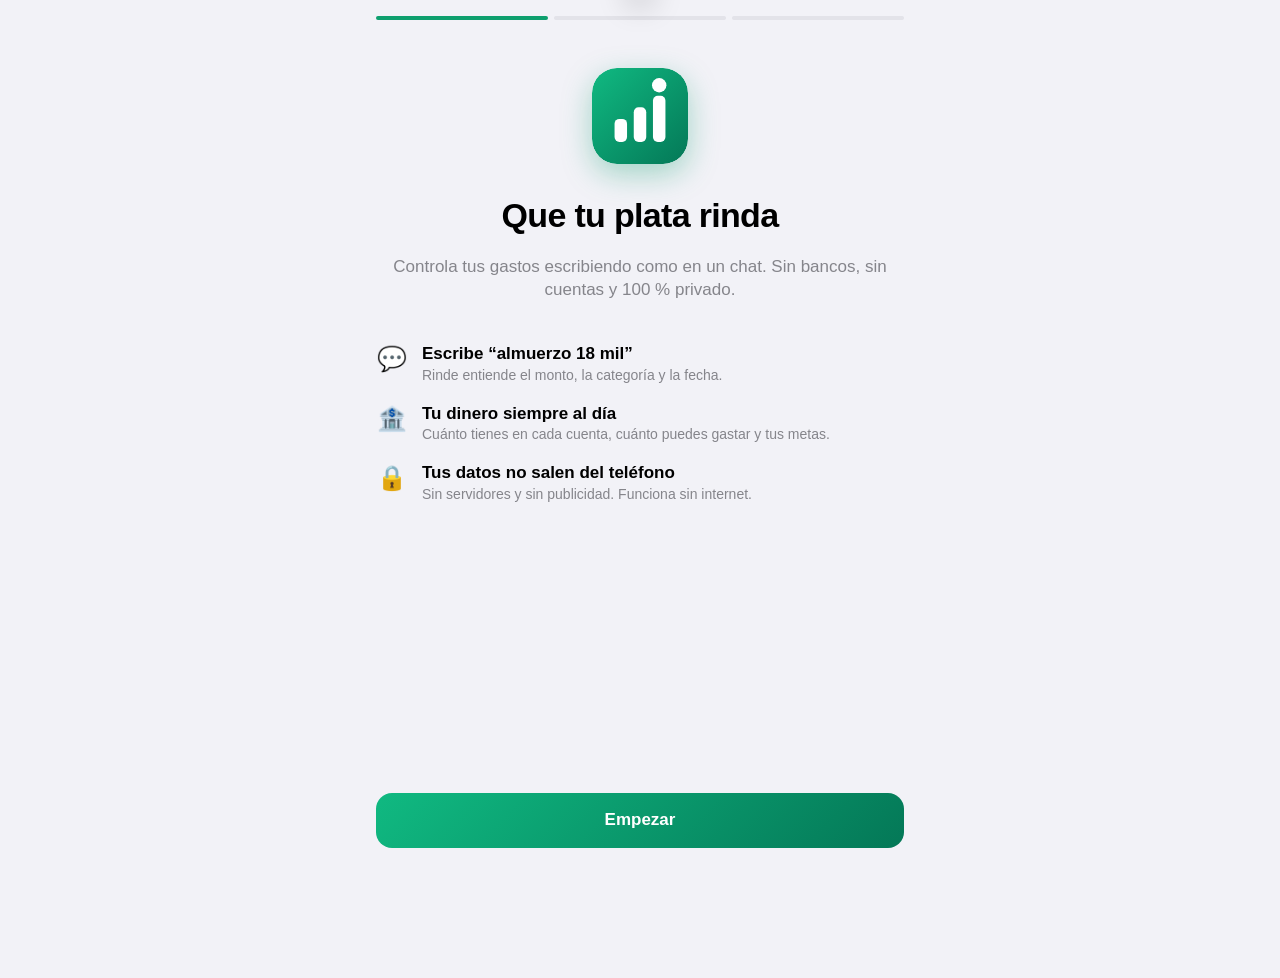
<file: index.html>
<!DOCTYPE html>
<html lang="es">
<head>
<meta charset="utf-8">
<meta name="viewport" content="width=device-width, initial-scale=1, viewport-fit=cover">
<title>Rinde</title>
<meta name="description" content="Rinde: controla tus gastos escribiendo como en un chat. Presupuestos, metas y 100 % privado.">
<meta name="theme-color" content="#F2F2F7">
<meta name="apple-mobile-web-app-capable" content="yes">
<meta name="mobile-web-app-capable" content="yes">
<meta name="apple-mobile-web-app-title" content="Rinde">
<meta name="apple-mobile-web-app-status-bar-style" content="default">
<meta name="format-detection" content="telephone=no">
<link rel="manifest" href="manifest.webmanifest">
<link rel="icon" href="icons/icon-192.png" type="image/png">
<link rel="apple-touch-icon" href="icons/apple-touch-icon.png">
<link rel="stylesheet" href="styles.css">
<script>
  // Tema antes de pintar, para evitar el destello blanco en modo oscuro.
  try {
    const t = (JSON.parse(localStorage.getItem('rinde.v1') || '{}').settings || {}).theme || 'auto';
    if (t === 'dark' || (t === 'auto' && matchMedia('(prefers-color-scheme: dark)').matches)) document.documentElement.classList.add('dark');
  } catch (e) {}
</script>
</head>
<body>
<div id="app">
  <main id="main"></main>
  <nav id="tabbar" hidden></nav>
</div>
<div id="sheets"></div>
<div id="toast" role="status" aria-live="polite"></div>
<noscript><p style="padding:24px">Rinde necesita JavaScript para funcionar.</p></noscript>
<script type="module" src="js/app.js"></script>
<script>
  // Si el navegador es muy antiguo y el módulo no carga, avisar.
  setTimeout(function () {
    if (!document.getElementById('main').innerHTML.trim()) {
      document.getElementById('main').innerHTML = '<p style="padding:32px 8px">Rinde necesita iOS 16.4 o superior (o un navegador actualizado).</p>';
    }
  }, 4000);
</script>
</body>
</html>
</file>
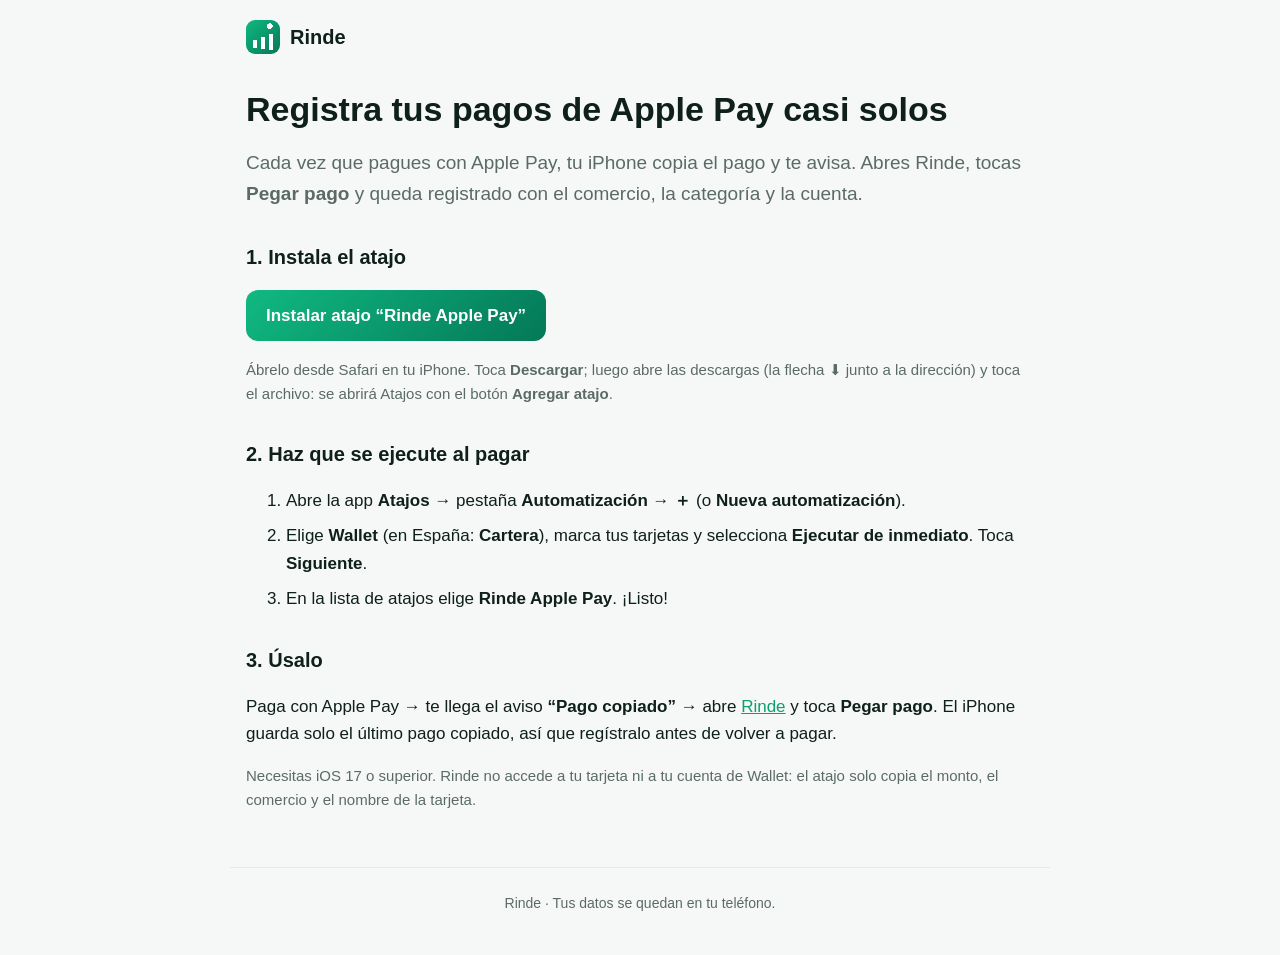
<file: atajo.html>
<!DOCTYPE html>
<html lang="es">
<head>
<meta charset="utf-8">
<meta name="viewport" content="width=device-width, initial-scale=1">
<title>Atajo de Apple Pay · Rinde</title>
<meta name="description" content="Instala el atajo de Rinde para registrar tus pagos con Apple Pay casi solos.">
<link rel="stylesheet" href="estilo.css">
</head>
<body>
<header class="top"><a href="./" class="brand"><span class="logo"></span>Rinde</a></header>
<main class="doc">
<h1>Registra tus pagos de Apple Pay casi solos</h1>
<p class="lead">Cada vez que pagues con Apple Pay, tu iPhone copia el pago y te avisa. Abres Rinde, tocas <strong>Pegar pago</strong> y queda registrado con el comercio, la categoría y la cuenta.</p>

<h2>1. Instala el atajo</h2>
<p><a class="btn" href="atajo/Rinde%20Apple%20Pay.shortcut" download="Rinde Apple Pay.shortcut">Instalar atajo “Rinde Apple Pay”</a></p>
<p class="muted">Ábrelo desde Safari en tu iPhone. Toca <b>Descargar</b>; luego abre las descargas (la flecha ⬇︎ junto a la dirección) y toca el archivo: se abrirá Atajos con el botón <b>Agregar atajo</b>.</p>

<h2>2. Haz que se ejecute al pagar</h2>
<ol>
<li>Abre la app <b>Atajos</b> → pestaña <b>Automatización</b> → <b>＋</b> (o <b>Nueva automatización</b>).</li>
<li>Elige <b>Wallet</b> (en España: <b>Cartera</b>), marca tus tarjetas y selecciona <b>Ejecutar de inmediato</b>. Toca <b>Siguiente</b>.</li>
<li>En la lista de atajos elige <b>Rinde Apple Pay</b>. ¡Listo!</li>
</ol>

<h2>3. Úsalo</h2>
<p>Paga con Apple Pay → te llega el aviso <b>“Pago copiado”</b> → abre <a href="./">Rinde</a> y toca <b>Pegar pago</b>. El iPhone guarda solo el último pago copiado, así que regístralo antes de volver a pagar.</p>

<p class="muted">Necesitas iOS 17 o superior. Rinde no accede a tu tarjeta ni a tu cuenta de Wallet: el atajo solo copia el monto, el comercio y el nombre de la tarjeta.</p>
</main>
<footer class="foot">Rinde · Tus datos se quedan en tu teléfono.</footer>
</body>
</html>
</file>
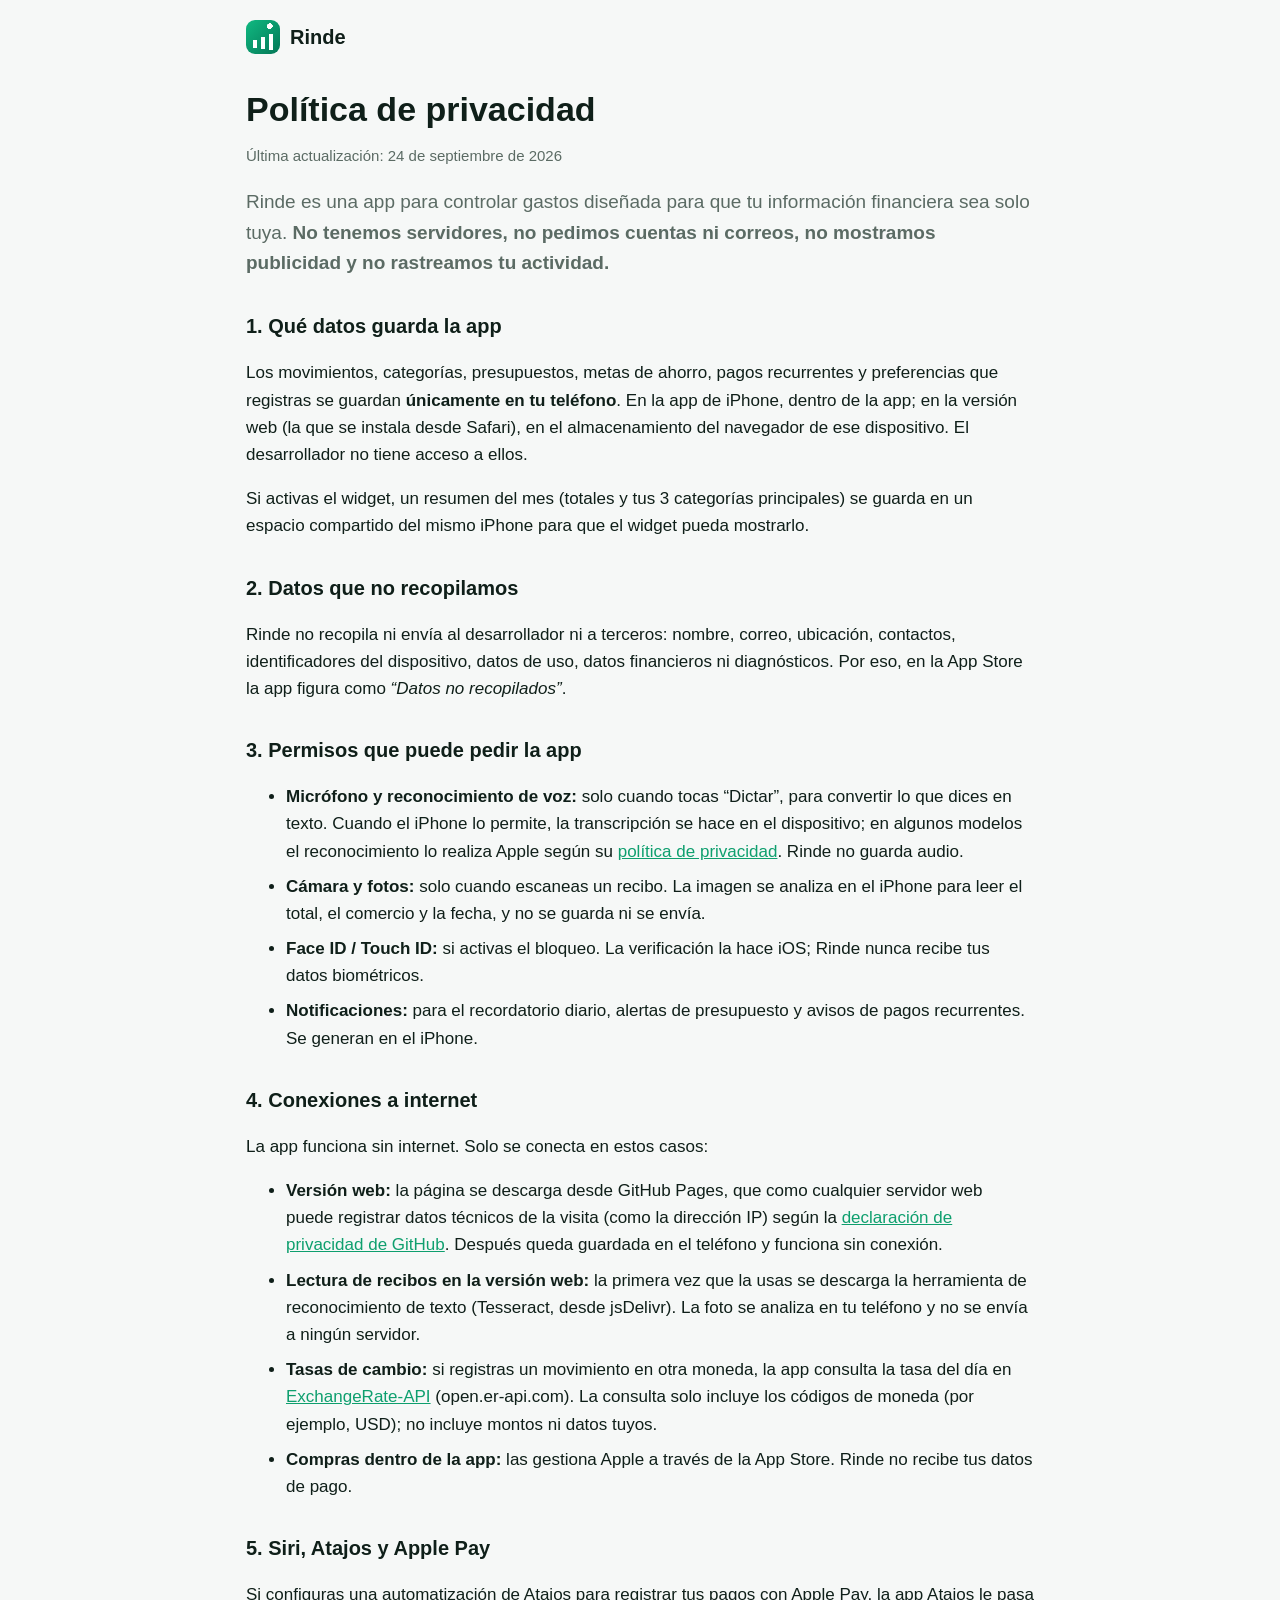
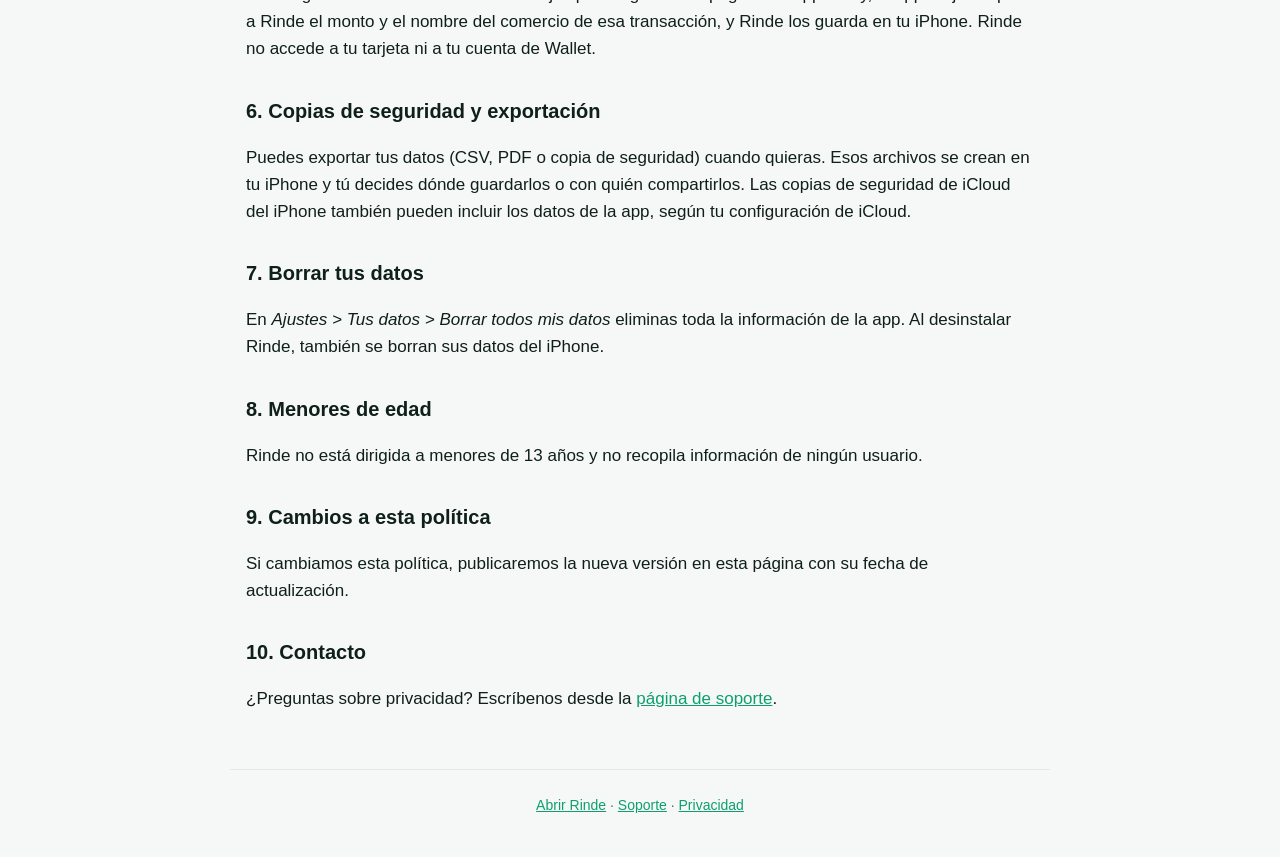
<file: privacidad.html>
<!DOCTYPE html>
<html lang="es">
<head>
<meta charset="utf-8">
<meta name="viewport" content="width=device-width, initial-scale=1">
<title>Política de privacidad · Rinde</title>
<meta name="description" content="Cómo Rinde protege tu información: tus datos se guardan solo en tu iPhone.">
<link rel="stylesheet" href="estilo.css">
</head>
<body>
<header class="top"><a href="./" class="brand"><span class="logo"></span>Rinde</a></header>
<main class="doc">
<h1>Política de privacidad</h1>
<p class="muted">Última actualización: 24 de septiembre de 2026</p>

<p class="lead">Rinde es una app para controlar gastos diseñada para que tu información financiera sea solo tuya. <strong>No tenemos servidores, no pedimos cuentas ni correos, no mostramos publicidad y no rastreamos tu actividad.</strong></p>

<h2>1. Qué datos guarda la app</h2>
<p>Los movimientos, categorías, presupuestos, metas de ahorro, pagos recurrentes y preferencias que registras se guardan <strong>únicamente en tu teléfono</strong>. En la app de iPhone, dentro de la app; en la versión web (la que se instala desde Safari), en el almacenamiento del navegador de ese dispositivo. El desarrollador no tiene acceso a ellos.</p>
<p>Si activas el widget, un resumen del mes (totales y tus 3 categorías principales) se guarda en un espacio compartido del mismo iPhone para que el widget pueda mostrarlo.</p>

<h2>2. Datos que no recopilamos</h2>
<p>Rinde no recopila ni envía al desarrollador ni a terceros: nombre, correo, ubicación, contactos, identificadores del dispositivo, datos de uso, datos financieros ni diagnósticos. Por eso, en la App Store la app figura como <em>“Datos no recopilados”</em>.</p>

<h2>3. Permisos que puede pedir la app</h2>
<ul>
<li><strong>Micrófono y reconocimiento de voz:</strong> solo cuando tocas “Dictar”, para convertir lo que dices en texto. Cuando el iPhone lo permite, la transcripción se hace en el dispositivo; en algunos modelos el reconocimiento lo realiza Apple según su <a href="https://www.apple.com/legal/privacy/">política de privacidad</a>. Rinde no guarda audio.</li>
<li><strong>Cámara y fotos:</strong> solo cuando escaneas un recibo. La imagen se analiza en el iPhone para leer el total, el comercio y la fecha, y no se guarda ni se envía.</li>
<li><strong>Face ID / Touch ID:</strong> si activas el bloqueo. La verificación la hace iOS; Rinde nunca recibe tus datos biométricos.</li>
<li><strong>Notificaciones:</strong> para el recordatorio diario, alertas de presupuesto y avisos de pagos recurrentes. Se generan en el iPhone.</li>
</ul>

<h2>4. Conexiones a internet</h2>
<p>La app funciona sin internet. Solo se conecta en estos casos:</p>
<ul>
<li><strong>Versión web:</strong> la página se descarga desde GitHub Pages, que como cualquier servidor web puede registrar datos técnicos de la visita (como la dirección IP) según la <a href="https://docs.github.com/es/site-policy/privacy-policies/github-general-privacy-statement">declaración de privacidad de GitHub</a>. Después queda guardada en el teléfono y funciona sin conexión.</li>
<li><strong>Lectura de recibos en la versión web:</strong> la primera vez que la usas se descarga la herramienta de reconocimiento de texto (Tesseract, desde jsDelivr). La foto se analiza en tu teléfono y no se envía a ningún servidor.</li>
<li><strong>Tasas de cambio:</strong> si registras un movimiento en otra moneda, la app consulta la tasa del día en <a href="https://www.exchangerate-api.com">ExchangeRate-API</a> (open.er-api.com). La consulta solo incluye los códigos de moneda (por ejemplo, USD); no incluye montos ni datos tuyos.</li>
<li><strong>Compras dentro de la app:</strong> las gestiona Apple a través de la App Store. Rinde no recibe tus datos de pago.</li>
</ul>

<h2>5. Siri, Atajos y Apple Pay</h2>
<p>Si configuras una automatización de Atajos para registrar tus pagos con Apple Pay, la app Atajos le pasa a Rinde el monto y el nombre del comercio de esa transacción, y Rinde los guarda en tu iPhone. Rinde no accede a tu tarjeta ni a tu cuenta de Wallet.</p>

<h2>6. Copias de seguridad y exportación</h2>
<p>Puedes exportar tus datos (CSV, PDF o copia de seguridad) cuando quieras. Esos archivos se crean en tu iPhone y tú decides dónde guardarlos o con quién compartirlos. Las copias de seguridad de iCloud del iPhone también pueden incluir los datos de la app, según tu configuración de iCloud.</p>

<h2>7. Borrar tus datos</h2>
<p>En <em>Ajustes &gt; Tus datos &gt; Borrar todos mis datos</em> eliminas toda la información de la app. Al desinstalar Rinde, también se borran sus datos del iPhone.</p>

<h2>8. Menores de edad</h2>
<p>Rinde no está dirigida a menores de 13 años y no recopila información de ningún usuario.</p>

<h2>9. Cambios a esta política</h2>
<p>Si cambiamos esta política, publicaremos la nueva versión en esta página con su fecha de actualización.</p>

<h2>10. Contacto</h2>
<p>¿Preguntas sobre privacidad? Escríbenos desde la <a href="soporte.html">página de soporte</a>.</p>
</main>
<footer class="foot"><a href="./">Abrir Rinde</a> · <a href="soporte.html">Soporte</a> · <a href="privacidad.html">Privacidad</a></footer>
</body>
</html>
</file>
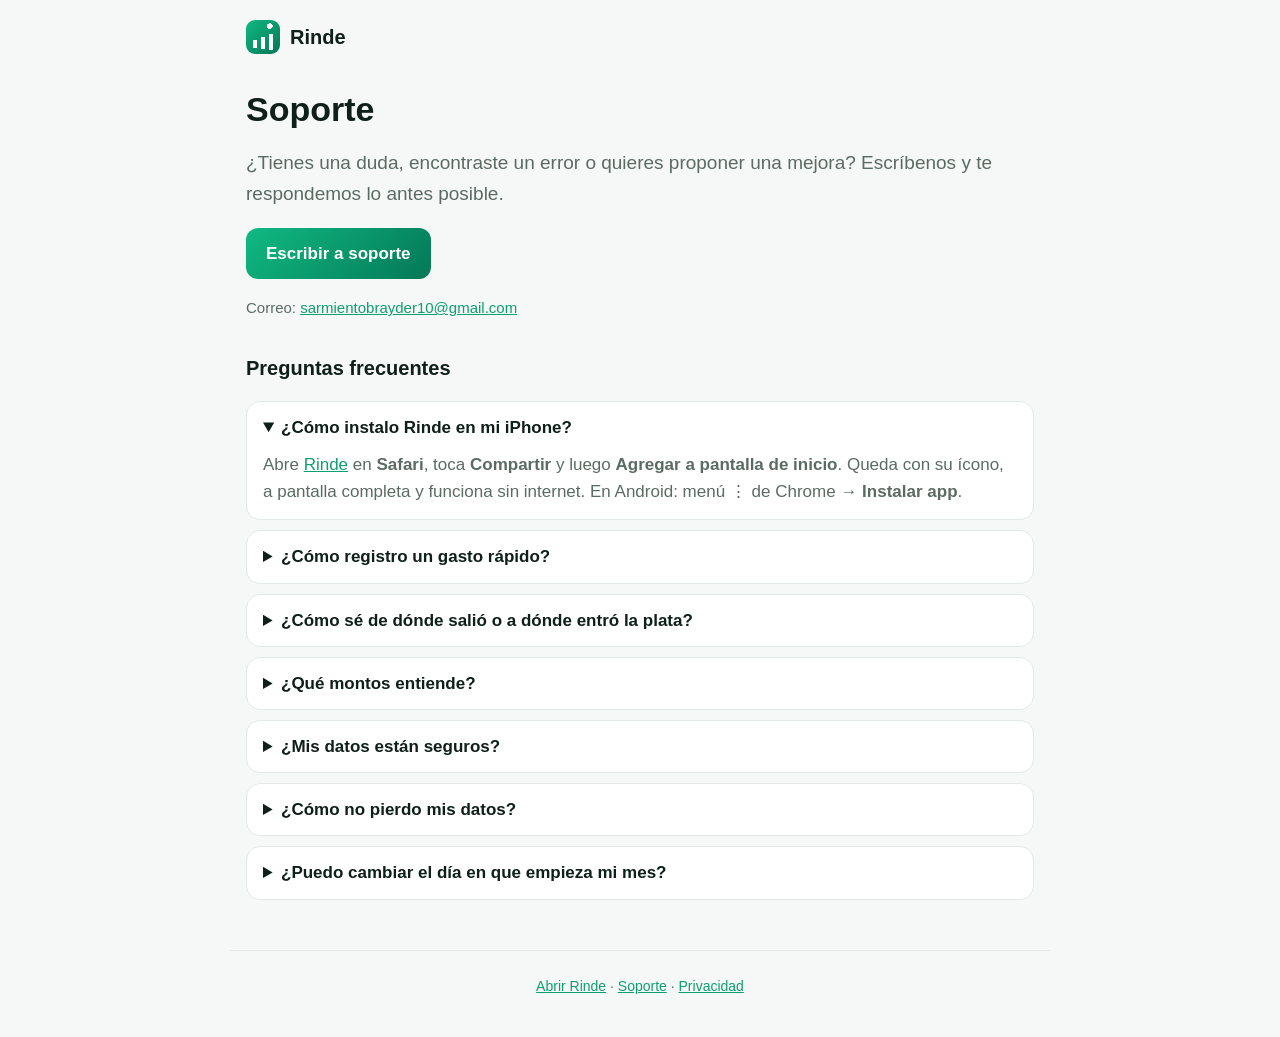
<file: soporte.html>
<!DOCTYPE html>
<html lang="es">
<head>
<meta charset="utf-8">
<meta name="viewport" content="width=device-width, initial-scale=1">
<title>Soporte · Rinde</title>
<meta name="description" content="Ayuda y preguntas frecuentes de Rinde, la app para controlar tus gastos.">
<link rel="stylesheet" href="estilo.css">
</head>
<body>
<header class="top"><a href="./" class="brand"><span class="logo"></span>Rinde</a></header>
<main class="doc">
<h1>Soporte</h1>
<p class="lead">¿Tienes una duda, encontraste un error o quieres proponer una mejora? Escríbenos y te respondemos lo antes posible.</p>
<p><a class="btn" href="mailto:sarmientobrayder10@gmail.com?subject=Rinde%20-%20Soporte">Escribir a soporte</a></p>
<p class="muted">Correo: <a href="mailto:sarmientobrayder10@gmail.com">sarmientobrayder10@gmail.com</a></p>

<h2>Preguntas frecuentes</h2>

<details open><summary>¿Cómo instalo Rinde en mi iPhone?</summary>
<p>Abre <a href="./">Rinde</a> en <b>Safari</b>, toca <b>Compartir</b> y luego <b>Agregar a pantalla de inicio</b>. Queda con su ícono, a pantalla completa y funciona sin internet. En Android: menú ⋮ de Chrome → <b>Instalar app</b>.</p></details>

<details><summary>¿Cómo registro un gasto rápido?</summary>
<p>Toca <strong>Registrar</strong> y escribe como en un chat: “almuerzo 18 mil”, “uber 12.500 ayer”, “me pagaron 2 millones”. Rinde entiende el monto, la categoría, la fecha y si es gasto o ingreso. Puedes anotar varios a la vez: “almuerzo 20 mil y taxi 12 mil”.</p></details>

<details><summary>¿Cómo sé de dónde salió o a dónde entró la plata?</summary>
<p>Al registrar un movimiento elige la cuenta: Bancolombia, Davivienda, Nequi, Efectivo o las que crees en <strong>Ajustes → Cuentas</strong>. También puedes escribirla: “almuerzo 18 mil con nequi”, “me pagaron 2 millones a bancolombia”. En el inicio verás cuánto entró y salió de cada cuenta, y si le dices a Rinde cuánto tienes hoy en una cuenta, te muestra el saldo al día.</p></details>

<details><summary>¿Qué montos entiende?</summary>
<p>“25 mil”, “25.000”, “25k”, “20 lucas”, “2 palos”, “medio millón”, “1,5 millones”, “veinte mil”, “12 dólares” y más. Si escribes <strong>#etiquetas</strong> (por ejemplo #viaje) también las guarda.</p></details>

<details><summary>¿Mis datos están seguros?</summary>
<p>Sí. Todo se guarda solo en tu teléfono: no hay cuentas, servidores ni publicidad. Puedes ocultar los montos con el ícono del ojo. Lee la <a href="privacidad.html">política de privacidad</a>.</p></details>

<details><summary>¿Cómo no pierdo mis datos?</summary>
<p>Como la app vive en tu teléfono, crea de vez en cuando una copia de seguridad en <b>Ajustes → Crear copia de seguridad</b> y guárdala en Archivos o iCloud Drive. Si cambias de teléfono o borras los datos de Safari, usa <b>Restaurar desde una copia</b>.</p></details>

<details><summary>¿Puedo cambiar el día en que empieza mi mes?</summary>
<p>Sí. En Ajustes → <b>El mes empieza el día</b>, elige por ejemplo el 15 o el 30 si esas son tus fechas de pago.</p></details>
</main>
<footer class="foot"><a href="./">Abrir Rinde</a> · <a href="soporte.html">Soporte</a> · <a href="privacidad.html">Privacidad</a></footer>
</body>
</html>
</file>
<file: styles.css>
:root {
  --bg: #F2F2F7; --card: #FFFFFF; --text: #000; --muted: rgba(60, 60, 67, .6); --sep: rgba(60, 60, 67, .16);
  --fill: rgba(118, 118, 128, .12); --brand: #0E9F6E; --brand-deep: #047857; --brand-soft: rgba(14, 159, 110, .12);
  --red: #EF4444; --green: #16A34A; --orange: #F97316; --bar: rgba(249, 249, 249, .86);
  --grad: linear-gradient(135deg, #10B981, #047857); --over: linear-gradient(135deg, #F97316, #DC2626);
  --r: 20px; --safe-b: env(safe-area-inset-bottom, 0px); --safe-t: env(safe-area-inset-top, 0px);
  color-scheme: light;
}
.dark {
  --bg: #000; --card: #1C1C1E; --text: #fff; --muted: rgba(235, 235, 245, .6); --sep: rgba(84, 84, 88, .55);
  --fill: rgba(118, 118, 128, .24); --brand: #34D399; --brand-soft: rgba(52, 211, 153, .16); --bar: rgba(22, 22, 24, .86);
  color-scheme: dark;
}
* { box-sizing: border-box; -webkit-tap-highlight-color: transparent; }
html { background: var(--bg); }
body {
  margin: 0; background: var(--bg); color: var(--text);
  font: 17px/1.35 -apple-system, BlinkMacSystemFont, "SF Pro Text", "Segoe UI", Roboto, sans-serif;
  -webkit-font-smoothing: antialiased; overscroll-behavior-y: none;
}
body.noscroll { overflow: hidden; }
button, input, select, textarea { font: inherit; color: inherit; }
button { background: none; border: 0; padding: 0; cursor: pointer; text-align: inherit; }
button:disabled { opacity: .4; cursor: default; }
a { color: var(--brand); text-decoration: none; }
small { font-size: 13px; }
h1, h2, h3, h4 { margin: 0; }
h3 { font-size: 17px; }
.ic { width: 22px; height: 22px; flex: none; }
.ic.big { width: 28px; height: 28px; }
.ic.inline { width: 17px; height: 17px; vertical-align: -3px; }
.muted { color: var(--muted); } .small { font-size: 14px; } .tiny { font-size: 12px; margin: 6px 0 0; }
.b { font-weight: 600; } .bold { font-weight: 600; } .block { display: block; }
.brand { color: var(--brand); } .red { color: var(--red); } .green { color: var(--green); } .orange { color: var(--orange); }
.grow { flex: 1; min-width: 0; } .right { text-align: right; } .center { display: flex; justify-content: center; margin: 8px 0; }
.center-text { text-align: center; } .mt { margin-top: 12px; } .spacer { flex: 1; min-height: 24px; }
.pad-x { display: block; padding: 18px 18px 6px; }

#app { max-width: 560px; margin: 0 auto; }
#main { padding: calc(var(--safe-t) + 8px) 16px calc(110px + var(--safe-b)); }

/* ---------- Encabezados */
.top { padding: 6px 4px 14px; }
.top h1 { font-size: 34px; font-weight: 700; letter-spacing: -.02em; line-height: 1.1; }
.top-actions { display: flex; justify-content: flex-end; gap: 4px; min-height: 40px; }
.icon-btn { width: 40px; height: 40px; border-radius: 20px; display: grid; place-items: center; color: var(--brand); }
.icon-btn:active { background: var(--fill); }
.icon-btn.sm { width: 32px; height: 32px; color: var(--muted); }
.link { color: var(--brand); font-size: 16px; }
.link.small { font-size: 13px; display: block; margin: 2px auto 0; }

/* ---------- Tarjetas */
.card { display: block; width: 100%; background: var(--card); border-radius: var(--r); padding: 16px; margin-bottom: 14px; }
.card h3 { margin-bottom: 10px; }
.card.pad-s { padding: 6px 8px; }
.card.block { text-align: left; }
.sec-title { display: flex; align-items: center; justify-content: space-between; margin-bottom: 10px; }
.sec-title h3 { margin: 0; }
.split { display: flex; align-items: center; justify-content: space-between; gap: 10px; }
.split h3 { margin: 0; }
.row-card { display: flex; align-items: center; gap: 12px; text-align: left; }
.row-card small { display: block; color: var(--muted); }
.row { display: flex; align-items: center; gap: 12px; width: 100%; padding: 9px 0; text-align: left; }
.row b, .row small { display: block; overflow: hidden; text-overflow: ellipsis; white-space: nowrap; }
.row small { color: var(--muted); margin-top: 1px; }
.row small em { color: var(--brand); font-style: normal; }
.row.link { color: var(--brand); } .row.red { color: var(--red); } .row.dim { opacity: .55; }
.list .row + .row { border-top: .5px solid var(--sep); }
.card.list { padding-top: 6px; padding-bottom: 6px; }
.amt { text-align: right; font-weight: 600; white-space: nowrap; font-variant-numeric: tabular-nums; }
.amt small { display: block; font-weight: 400; color: var(--muted); }
.big-num { font-size: 26px; font-weight: 700; letter-spacing: -.01em; margin: 4px 0 8px; font-variant-numeric: tabular-nums; }
.big-num small { font-size: 17px; font-weight: 600; }
.badge { font-size: 12px; font-weight: 600; padding: 5px 9px; border-radius: 99px; background: var(--fill); }
.badge.red { background: rgba(239, 68, 68, .12); } .badge.green { background: rgba(22, 163, 74, .12); }
.empty { display: grid; justify-items: center; gap: 4px; padding: 36px 16px; color: var(--muted); text-align: center; }
.empty b { color: var(--text); }
.add-btn { text-align: center; color: var(--brand); font-weight: 600; }
.danger-btn { text-align: center; color: var(--red); display: flex; gap: 8px; justify-content: center; align-items: center; }
.emoji-big { font-size: 44px; }
.pct-big { font-size: 20px; }

/* ---------- Íconos de categoría y logo */
.cat-ic { display: inline-grid; place-items: center; flex: none; border-radius: 50%; background: color-mix(in srgb, var(--c) 18%, transparent); line-height: 1; }
.logo { display: inline-block; border-radius: 26%; box-shadow: 0 10px 30px rgba(14, 159, 110, .35); }

/* ---------- Tarjeta disponible */
.safe { background: var(--grad); color: #fff; border-radius: 24px; padding: 20px; margin-bottom: 14px; box-shadow: 0 12px 30px rgba(14, 159, 110, .25); }
.safe.over { background: var(--over); box-shadow: 0 12px 30px rgba(220, 38, 38, .25); }
.safe-top { display: flex; justify-content: space-between; align-items: center; font-weight: 600; font-size: 15px; gap: 8px; }
.pill { font-size: 12px; background: rgba(255, 255, 255, .2); padding: 4px 10px; border-radius: 99px; white-space: nowrap; }
.safe-amount { font-size: 42px; font-weight: 700; letter-spacing: -.02em; margin: 8px 0 12px; font-variant-numeric: tabular-nums; }
.modes { display: flex; gap: 6px; }
.modes button { font-size: 13px; font-weight: 600; padding: 6px 13px; border-radius: 99px; background: rgba(255, 255, 255, .16); color: #fff; }
.modes button.on { background: #fff; color: var(--brand-deep); }
.safe-sub { font-size: 14px; font-weight: 500; opacity: .92; margin: 12px 0; }
.safe-foot { display: flex; justify-content: space-between; font-size: 12px; font-weight: 500; opacity: .9; margin-top: 6px; }
.safe-cta { background: rgba(255, 255, 255, .2); color: #fff; font-size: 14px; font-weight: 600; padding: 8px 12px; border-radius: 99px; }
.bar { height: 8px; border-radius: 99px; background: var(--fill); overflow: hidden; margin: 8px 0 4px; }
.bar i { display: block; height: 100%; border-radius: 99px; background: var(--brand); transition: width .5s; }
.bar.light { background: rgba(255, 255, 255, .25); } .bar.light i { background: #fff; }
.bar.thin { height: 5px; flex: 1; margin: 6px 0; }

.quick { display: flex; align-items: center; gap: 10px; width: 100%; background: var(--card); border-radius: 99px; padding: 8px 8px 8px 16px; margin-bottom: 14px; color: var(--muted); }
.quick span:nth-child(2) { flex: 1; }
.quick-mic { width: 34px; height: 34px; border-radius: 50%; background: var(--grad); color: #fff; display: grid; place-items: center; }
.tiles { display: grid; grid-template-columns: repeat(3, 1fr); gap: 10px; margin-bottom: 14px; }
.tile { background: var(--card); border-radius: 16px; padding: 12px; min-width: 0; }
.tile-l { display: flex; align-items: center; gap: 4px; font-size: 12px; font-weight: 600; }
.tile-l .ic { width: 15px; height: 15px; }
.tile b.long { font-size: 13px; letter-spacing: -.02em; }
.tile b { display: block; margin-top: 6px; font-size: 15px; white-space: nowrap; overflow: hidden; text-overflow: ellipsis; font-variant-numeric: tabular-nums; }
.install { position: relative; border: 1.5px dashed var(--brand); }
.install .close { position: absolute; right: 10px; top: 10px; color: var(--muted); }
.install p { margin: 6px 0 0; }

/* ---------- Dona y gráficas */
.donut { position: relative; flex: none; }
.donut-center { position: absolute; inset: 0; display: grid; place-content: center; text-align: center; }
.donut-center small { color: var(--muted); }
.donut-center b { font-size: 20px; }
.donut-row { display: flex; align-items: center; gap: 16px; }
.legend { list-style: none; padding: 0; margin: 0; flex: 1; min-width: 0; display: grid; gap: 8px; }
.legend li { display: flex; align-items: center; gap: 6px; font-size: 13px; }
.legend li span { flex: 1; overflow: hidden; white-space: nowrap; text-overflow: ellipsis; }
.legend i, .legend-inline i { width: 8px; height: 8px; border-radius: 50%; flex: none; display: inline-block; }
.legend-inline { display: flex; gap: 14px; font-size: 13px; color: var(--muted); margin-top: 4px; }
.legend-inline span { display: flex; align-items: center; gap: 5px; }
.chart { width: 100%; height: auto; display: block; margin-top: 6px; overflow: visible; }
.chart .grid { stroke: var(--sep); stroke-dasharray: 2 3; }
.chart .ylabel, .chart .xlabel { fill: var(--muted); font-size: 10px; }
.slice { display: flex; gap: 12px; align-items: center; width: 100%; padding: 8px 0; text-align: left; }
.slice .grow > .split { display: flex; }
.pct { width: 38px; text-align: right; }
.row-s { padding: 6px 0; }

/* ---------- Presupuestos, metas */
.budget { display: block; width: 100%; padding: 8px 0; text-align: left; }
.budget-top { display: flex; align-items: center; gap: 10px; }
.budget-top b { white-space: nowrap; overflow: hidden; text-overflow: ellipsis; }
.budget-top small { white-space: nowrap; color: var(--muted); }
.budget-top small b { color: var(--text); display: inline; }
.ring { position: relative; display: inline-grid; place-items: center; flex: none; }
.ring svg { position: absolute; inset: 0; }
.two { display: grid; grid-template-columns: 1fr 1fr; gap: 10px; margin-top: 14px; }

/* ---------- Controles */
.primary { display: block; width: 100%; background: var(--grad); color: #fff; font-weight: 600; text-align: center; padding: 16px; border-radius: 16px; font-size: 17px; }
.primary.sm, .secondary.sm { padding: 10px; font-size: 15px; border-radius: 12px; }
.secondary { display: block; width: 100%; background: var(--brand-soft); color: var(--brand); font-weight: 600; text-align: center; padding: 16px; border-radius: 16px; }
.mini { background: var(--grad); color: #fff; font-size: 14px; font-weight: 600; padding: 6px 12px; border-radius: 99px; }
.seg { display: flex; background: var(--fill); border-radius: 10px; padding: 2px; margin-bottom: 14px; }
.seg button { flex: 1; text-align: center; padding: 7px; border-radius: 8px; font-size: 14px; font-weight: 500; }
.seg button.on { background: var(--card); box-shadow: 0 1px 4px rgba(0, 0, 0, .12); font-weight: 600; }
.seg.big button { padding: 9px; font-size: 15px; }
.chips { display: flex; flex-wrap: wrap; gap: 8px; margin: 10px 0 14px; }
.chips.scroll { flex-wrap: nowrap; overflow-x: auto; scrollbar-width: none; margin: 0 -16px 14px; padding: 0 16px; }
.chips.scroll::-webkit-scrollbar { display: none; }
.chip { flex: none; background: var(--card); border-radius: 99px; padding: 8px 14px; font-size: 15px; font-weight: 500; border: 0; }
select.chip { appearance: none; -webkit-appearance: none; padding-right: 14px; }
.chip.on { background: var(--brand); color: #fff; }
.chip.brand { background: var(--brand-soft); color: var(--brand-deep); }
.dark .chip.brand { color: var(--brand); }
.chip.sm { padding: 5px 10px; font-size: 13px; background: var(--fill); }
.chip.freq { display: flex; align-items: center; gap: 8px; text-align: left; }
.chip.freq span { display: grid; } .chip.freq small { color: var(--muted); font-weight: 400; }
.search { display: flex; align-items: center; gap: 8px; background: var(--fill); border-radius: 12px; padding: 9px 12px; margin-bottom: 14px; color: var(--muted); }
.search input { flex: 1; border: 0; background: none; outline: none; color: var(--text); font-size: 17px; min-width: 0; }
.field { display: block; width: 100%; background: var(--card); border: 0; border-radius: 14px; padding: 14px; font-size: 17px; outline: none; margin-bottom: 18px; }
.field-label { display: block; font-weight: 600; margin: 6px 0 8px; }
.amount-field { display: flex; align-items: center; gap: 8px; }
.amount-field span { color: var(--muted); }
.amount-field input { flex: 1; border: 0; outline: none; background: none; font-size: 17px; text-align: right; min-width: 0; }
.inline-amount { display: flex; align-items: center; gap: 6px; }
.inline-amount span { color: var(--muted); }
.inline-amount input { width: 140px; border: 0; outline: none; background: none; text-align: right; font-size: 17px; }
.form { padding: 2px 16px; }
.frow { display: flex; align-items: center; gap: 12px; width: 100%; min-height: 50px; padding: 6px 0; text-align: left; }
.form .frow + .frow { border-top: .5px solid var(--sep); }
.frow input:not([type=checkbox]), .frow select { flex: 1; border: 0; outline: none; background: none; font-size: 17px; min-width: 0; }
.frow select { appearance: none; -webkit-appearance: none; flex: none; max-width: 55%; text-align: right; color: var(--muted); direction: rtl; }
.frow input.right { text-align: right; }
.frow input[type=date] { text-align: left; min-height: 30px; }
.frow.red { color: var(--red); }
.foot-note { font-size: 13px; color: var(--muted); margin: -6px 16px 18px; }
.switch { appearance: none; -webkit-appearance: none; width: 51px; height: 31px; border-radius: 99px; background: var(--fill); position: relative; transition: background .2s; flex: none; margin: 0; }
.switch::after { content: ""; position: absolute; top: 2px; left: 2px; width: 27px; height: 27px; border-radius: 50%; background: #fff; box-shadow: 0 2px 6px rgba(0, 0, 0, .2); transition: transform .2s; }
.switch:checked { background: var(--brand); }
.switch:checked::after { transform: translateX(20px); }
.emoji-grid { display: grid; grid-template-columns: repeat(8, 1fr); gap: 6px; }
.emoji-grid button { font-size: 24px; aspect-ratio: 1; border-radius: 12px; display: grid; place-items: center; }
.emoji-grid button.on { background: var(--brand-soft); outline: 2px solid var(--brand); }
.color-grid { display: grid; grid-template-columns: repeat(8, 1fr); gap: 10px; }
.color-grid button { aspect-ratio: 1; border-radius: 50%; }
.color-grid button.on { outline: 3px solid var(--text); outline-offset: 2px; }

/* ---------- Periodos y listas */
.pnav { display: flex; align-items: center; justify-content: space-between; text-align: center; }
.day { display: flex; justify-content: space-between; font-size: 13px; font-weight: 600; color: var(--muted); padding: 10px 16px 6px; }

/* ---------- Registrar */
.smart-top { display: flex; align-items: center; gap: 6px; font-size: 13px; font-weight: 600; color: var(--muted); }
.smart-top .ic { width: 18px; height: 18px; }
#smart { display: block; width: 100%; border: 0; outline: none; background: none; resize: none; font-size: 20px; margin: 10px 0 12px; overflow: hidden; line-height: 1.3; }
.smart-actions { display: flex; align-items: center; gap: 8px; }
.pill-btn { display: inline-flex; align-items: center; gap: 6px; background: var(--brand-soft); color: var(--brand); font-weight: 600; font-size: 15px; padding: 8px 14px; border-radius: 99px; cursor: pointer; }
.pill-btn .ic { width: 18px; height: 18px; }
.pill-btn.rec { background: var(--red); color: #fff; animation: pulse 1s infinite; }
@keyframes pulse { 50% { opacity: .75; } }
.clear { color: var(--muted); width: 30px; height: 30px; display: grid; place-items: center; }
.understood { display: flex; flex-wrap: wrap; align-items: center; gap: 6px; margin-top: 12px; }
.amount-big { display: flex; align-items: baseline; gap: 6px; margin-top: 6px; }
.amount-big span { font-size: 30px; font-weight: 600; color: var(--muted); }
.amount-big input { flex: 1; min-width: 0; border: 0; outline: none; background: none; font-size: 44px; font-weight: 700; letter-spacing: -.02em; font-variant-numeric: tabular-nums; }
.amount-big.green input { color: var(--green); }
.rate { display: flex; align-items: center; gap: 6px; font-size: 14px; margin-top: 8px; flex-wrap: wrap; }
.rate input { width: 90px; border: 0; background: var(--fill); border-radius: 8px; padding: 5px 8px; outline: none; }
.cat-grid { display: grid; grid-template-columns: repeat(4, 1fr); gap: 10px 6px; margin-top: 10px; }
.cat { display: grid; justify-items: center; gap: 6px; text-align: center; }
.cat-dot { width: 46px; height: 46px; border-radius: 50%; display: grid; place-items: center; font-size: 22px; background: color-mix(in srgb, var(--c) 16%, transparent); transition: transform .15s; }
.cat-dot.more { background: var(--fill); font-size: 13px; color: var(--muted); }
.cat.on .cat-dot { background: var(--c); transform: scale(1.06); box-shadow: 0 4px 12px color-mix(in srgb, var(--c) 45%, transparent); }
.cat small { font-size: 11px; line-height: 1.2; color: var(--muted); display: -webkit-box; -webkit-line-clamp: 2; -webkit-box-orient: vertical; overflow: hidden; min-height: 26px; }
.cat.on small { color: var(--text); font-weight: 600; }

/* ---------- Barra de pestañas */
#tabbar[hidden] { display: none; }
#tabbar { position: fixed; left: 50%; transform: translateX(-50%); bottom: calc(10px + var(--safe-b)); width: min(calc(100% - 24px), 520px);
  display: flex; background: var(--bar); backdrop-filter: saturate(180%) blur(20px); -webkit-backdrop-filter: saturate(180%) blur(20px);
  border-radius: 30px; padding: 6px; box-shadow: 0 8px 30px rgba(0, 0, 0, .12); z-index: 10; }
.tab { flex: 1; display: grid; justify-items: center; gap: 2px; padding: 6px 0; border-radius: 22px; font-size: 11px; font-weight: 500; color: var(--text); }
.tab .ic { width: 24px; height: 24px; }
.tab.on { color: var(--brand); background: var(--fill); }
.tab.add .add-dot { width: 26px; height: 26px; border-radius: 50%; background: var(--text); color: var(--bg); display: grid; place-items: center; }
.tab.add .ic { width: 18px; height: 18px; stroke-width: 2.6; }

/* ---------- Hojas */
.sheet-wrap { position: fixed; inset: 0; z-index: 20; }
.backdrop { position: absolute; inset: 0; background: rgba(0, 0, 0, .3); opacity: 0; transition: opacity .28s; }
.sheet { position: absolute; left: 50%; bottom: 0; width: 100%; max-width: 560px; height: calc(100% - var(--safe-t) - 12px);
  background: var(--bg); border-radius: 14px 14px 0 0; display: flex; flex-direction: column;
  transform: translate(-50%, 100%); transition: transform .32s cubic-bezier(.2, .9, .25, 1); }
.sheet-wrap.open .backdrop { opacity: 1; }
.sheet-wrap.open .sheet { transform: translate(-50%, 0); }
.sh-head { display: grid; grid-template-columns: 1fr auto 1fr; align-items: center; padding: 14px 16px 10px; gap: 8px; }
.sh-head > :first-child { justify-self: start; } .sh-head > :last-child { justify-self: end; }
.sh-head h3 { font-size: 17px; text-align: center; margin: 0; white-space: nowrap; overflow: hidden; text-overflow: ellipsis; }
.sh-body { flex: 1; overflow-y: auto; -webkit-overflow-scrolling: touch; padding: 4px 16px calc(24px + var(--safe-b)); }
.sh-foot { padding: 10px 16px calc(10px + var(--safe-b)); background: var(--bar); backdrop-filter: blur(20px); -webkit-backdrop-filter: blur(20px); }
.steps-list p { margin: 8px 0; }

/* ---------- Bienvenida */
.onb { min-height: calc(100dvh - var(--safe-t) - 40px); display: flex; flex-direction: column; padding-bottom: calc(20px + var(--safe-b)); }
.onb h2 { font-size: 26px; margin: 24px 0 16px; letter-spacing: -.01em; }
.steps { display: flex; gap: 6px; padding-top: 8px; }
.steps i { flex: 1; height: 4px; border-radius: 99px; background: var(--fill); }
.steps i.on { background: var(--brand); }
.onb-hero { text-align: center; margin: 48px 0 24px; }
.onb-hero h1 { font-size: 34px; margin: 22px 0 10px; letter-spacing: -.02em; }
.features { list-style: none; padding: 0; margin: 0 0 auto; display: grid; gap: 18px; }
.features li { display: flex; gap: 14px; align-items: flex-start; }
.features small { display: block; color: var(--muted); font-size: 14px; }
.feat-ic { font-size: 24px; width: 32px; text-align: center; }
.onb .primary { margin-top: 24px; }
.group { background: var(--card); border-radius: var(--r); }
.scroll-list { max-height: 52dvh; overflow-y: auto; padding: 0 14px; }
.scroll-list .row + .row { border-top: .5px solid var(--sep); }
.flag { font-size: 26px; }
.check { color: var(--brand); }

/* ---------- Toast */
#toast { position: fixed; left: 50%; top: calc(var(--safe-t) + 10px); transform: translate(-50%, -150%); z-index: 40; max-width: calc(100% - 32px);
  background: var(--card); color: var(--text); padding: 12px 16px; border-radius: 99px; font-size: 15px; font-weight: 500;
  box-shadow: 0 8px 30px rgba(0, 0, 0, .18); display: flex; align-items: center; gap: 10px; transition: transform .35s cubic-bezier(.2, .9, .25, 1.1); }
#toast.show { transform: translate(-50%, 0); }
.toast-dot { width: 10px; height: 10px; border-radius: 50%; background: var(--brand); flex: none; }
.toast-dot.warn { background: var(--orange); }

@media (prefers-reduced-motion: reduce) { * { transition: none !important; animation: none !important; } }

/* Ajustes de lectura */
.card .split > div > small, .card .split > div > b { display: block; }
.slice .split b { white-space: nowrap; }
.slice .split b:first-child { overflow: hidden; text-overflow: ellipsis; min-width: 0; }

/* ---------- Cuentas (de dónde sale / a dónde entra la plata) */
.acct-grid { display: flex; flex-wrap: wrap; gap: 8px; margin-top: 10px; }
.acct { display: inline-flex; align-items: center; gap: 6px; padding: 8px 13px; border-radius: 99px; background: var(--fill); font-size: 15px; font-weight: 500; border: 1.5px solid transparent; transition: background .15s, border-color .15s; }
.acct span { font-size: 17px; line-height: 1; }
.acct.on { background: color-mix(in srgb, var(--c) 16%, transparent); border-color: var(--c); font-weight: 600; }
.acct.add { color: var(--brand); background: none; border: 1.5px dashed var(--sep); }

/* ---------- Tu dinero (lo que tienes) y, aparte, lo que puedes gastar */
button.safe { display: block; width: 100%; text-align: left; }
.safe-q { font-size: 26px; font-weight: 700; letter-spacing: -.02em; line-height: 1.15; margin: 10px 0 2px; }
.safe .safe-cta { display: inline-block; }
.acct-mini { display: flex; flex-wrap: wrap; gap: 6px; margin-top: 4px; }
.acct-mini span { font-size: 13px; background: rgba(255, 255, 255, .18); padding: 5px 10px; border-radius: 99px; white-space: nowrap; }
.acct-mini b { font-weight: 700; }
.spend-amount { font-size: 34px; font-weight: 700; letter-spacing: -.02em; margin: 4px 0 12px; font-variant-numeric: tabular-nums; }
.spend .seg { margin-bottom: 10px; }
.spend .bar { margin-top: 12px; }
.money-form .frow { min-height: 56px; }
.money-form .inline-amount input { width: 120px; }
.money-total b:last-child { font-variant-numeric: tabular-nums; }
.onb-note { margin: -2px 0 12px; }
.money-q { font-size: 22px; margin: 4px 4px 8px; letter-spacing: -.01em; }

/* ---------- Pagos de Apple Pay */
.paste-card { color: inherit; }
.paste-ic { width: 40px; height: 40px; border-radius: 50%; display: grid; place-items: center; background: var(--brand-soft); color: var(--brand); flex: none; }
.code-line { display: flex; flex-wrap: wrap; align-items: center; gap: 4px; padding: 10px 12px; margin: 4px 0 8px; border-radius: 12px; background: var(--fill); font: 600 15px/1.4 ui-monospace, "SF Mono", Menlo, monospace; }
.code-line i { font-style: normal; font-family: -apple-system, BlinkMacSystemFont, sans-serif; font-size: 13px; background: var(--brand); color: #fff; padding: 3px 8px; border-radius: 7px; }
.paste-box { display: block; width: 100%; border: 0; outline: none; background: none; resize: none; font-size: 16px; color: var(--text); }

/* ---------- Resumen y recomendaciones del mes */
.report-ic { width: 40px; height: 40px; border-radius: 50%; display: grid; place-items: center; font-size: 22px; background: rgba(234, 179, 8, .16); flex: none; }
.rule-bar { display: flex; height: 10px; border-radius: 99px; overflow: hidden; background: var(--fill); margin: 16px 0 8px; }
.rule-bar i { display: block; height: 100%; }
.tip { display: flex; gap: 12px; align-items: flex-start; border-left: 4px solid var(--fill); }
.tip.bad { border-left-color: var(--red); } .tip.warn { border-left-color: var(--orange); }
.tip.info { border-left-color: #3B82F6; } .tip.good { border-left-color: var(--green); }
.tip-ic { font-size: 24px; line-height: 1.1; flex: none; }
.tip b { display: block; margin-bottom: 4px; }
.tip p { margin: 0; font-size: 14px; line-height: 1.45; color: var(--muted); }
.tip-act { display: inline-block; margin-top: 8px; font-size: 14px; font-weight: 600; }
.rep-nums b { font-size: clamp(13px, 4.1vw, 17px); white-space: nowrap; font-variant-numeric: tabular-nums; }
.rule-legend { flex-wrap: wrap; gap: 6px 14px; }
.rule-legend span { white-space: nowrap; }

/* ---------- Botón flotante "Pegar pago de Apple Pay" al abrir la app */
#pastePill { position: fixed; left: 50%; bottom: calc(92px + var(--safe-b)); z-index: 15; display: flex; align-items: center; gap: 2px;
  transform: translate(-50%, 20px); opacity: 0; pointer-events: none; transition: transform .3s, opacity .3s;
  background: var(--grad); color: #fff; border-radius: 99px; padding: 4px 4px 4px 6px; box-shadow: 0 10px 30px rgba(14, 159, 110, .45); max-width: calc(100% - 32px); }
#pastePill.show { transform: translate(-50%, 0); opacity: 1; pointer-events: auto; }
#pastePill .pill-main { display: flex; align-items: center; gap: 8px; padding: 9px 10px 9px 12px; font-size: 15px; font-weight: 600; color: #fff; white-space: nowrap; }
#pastePill .pill-x { width: 32px; height: 32px; border-radius: 50%; display: grid; place-items: center; background: rgba(255, 255, 255, .2); color: #fff; }
#pastePill .pill-x .ic { width: 16px; height: 16px; }
details.manual summary { font-weight: 600; cursor: pointer; }
details.manual .steps-list { margin-top: 10px; }
a.primary { text-decoration: none; }
</file>
<file: estilo.css>
:root {
  --bg: #f6f8f7;
  --card: #ffffff;
  --text: #0f1f19;
  --muted: #5b6b64;
  --brand: #0e9f6e;
  --brand-deep: #047857;
  --line: #e3e9e6;
}
@media (prefers-color-scheme: dark) {
  :root {
    --bg: #0b100e;
    --card: #141b18;
    --text: #e8f0ec;
    --muted: #9aaba3;
    --brand: #34d399;
    --brand-deep: #10b981;
    --line: #22302a;
  }
}
* { box-sizing: border-box; }
html, body { margin: 0; background: var(--bg); color: var(--text); }
body {
  font: 17px/1.6 -apple-system, BlinkMacSystemFont, "SF Pro Text", "Segoe UI", Roboto, sans-serif;
  -webkit-font-smoothing: antialiased;
}
a { color: var(--brand); }
.top { max-width: 820px; margin: 0 auto; padding: 20px 16px; }
.brand { display: inline-flex; align-items: center; gap: 10px; font-weight: 700; font-size: 20px; color: var(--text); text-decoration: none; }
.logo {
  width: 34px; height: 34px; border-radius: 9px; display: inline-block;
  background:
    radial-gradient(circle at 70% 18%, #fff 0 7.5%, transparent 8%),
    linear-gradient(#fff, #fff) 23.5% 77% / 13% 24% no-repeat,
    linear-gradient(#fff, #fff) 50% 77% / 13% 36% no-repeat,
    linear-gradient(#fff, #fff) 76.5% 77% / 13% 48% no-repeat,
    linear-gradient(135deg, #10b981, #047857);
}
.logo.big { width: 96px; height: 96px; border-radius: 24px; box-shadow: 0 12px 30px rgba(14, 159, 110, .3); }
main { max-width: 820px; margin: 0 auto; padding: 0 16px 40px; }
.hero { text-align: center; padding: 32px 0 24px; }
.hero h1 { font-size: clamp(32px, 7vw, 48px); line-height: 1.1; margin: 20px 0 12px; }
.lead { font-size: 19px; color: var(--muted); }
.muted { color: var(--muted); font-size: 15px; }
.grid { display: grid; grid-template-columns: repeat(auto-fit, minmax(220px, 1fr)); gap: 14px; margin-top: 16px; }
.card { background: var(--card); border: 1px solid var(--line); border-radius: 18px; padding: 18px; }
.card h3 { margin: 0 0 6px; font-size: 17px; }
.card p { margin: 0; color: var(--muted); font-size: 15px; }
.doc h1 { font-size: 34px; line-height: 1.15; margin: 8px 0; }
.doc h2 { font-size: 20px; margin-top: 32px; }
.doc li { margin-bottom: 8px; }
.btn { display: inline-block; background: linear-gradient(135deg, #10b981, #047857); color: #fff; font-weight: 600; padding: 12px 20px; border-radius: 12px; text-decoration: none; }
details { background: var(--card); border: 1px solid var(--line); border-radius: 14px; padding: 12px 16px; margin: 10px 0; }
summary { font-weight: 600; cursor: pointer; }
details p { color: var(--muted); margin: 10px 0 2px; }
.foot { max-width: 820px; margin: 0 auto; padding: 24px 16px 40px; color: var(--muted); font-size: 14px; text-align: center; border-top: 1px solid var(--line); }
</file>
